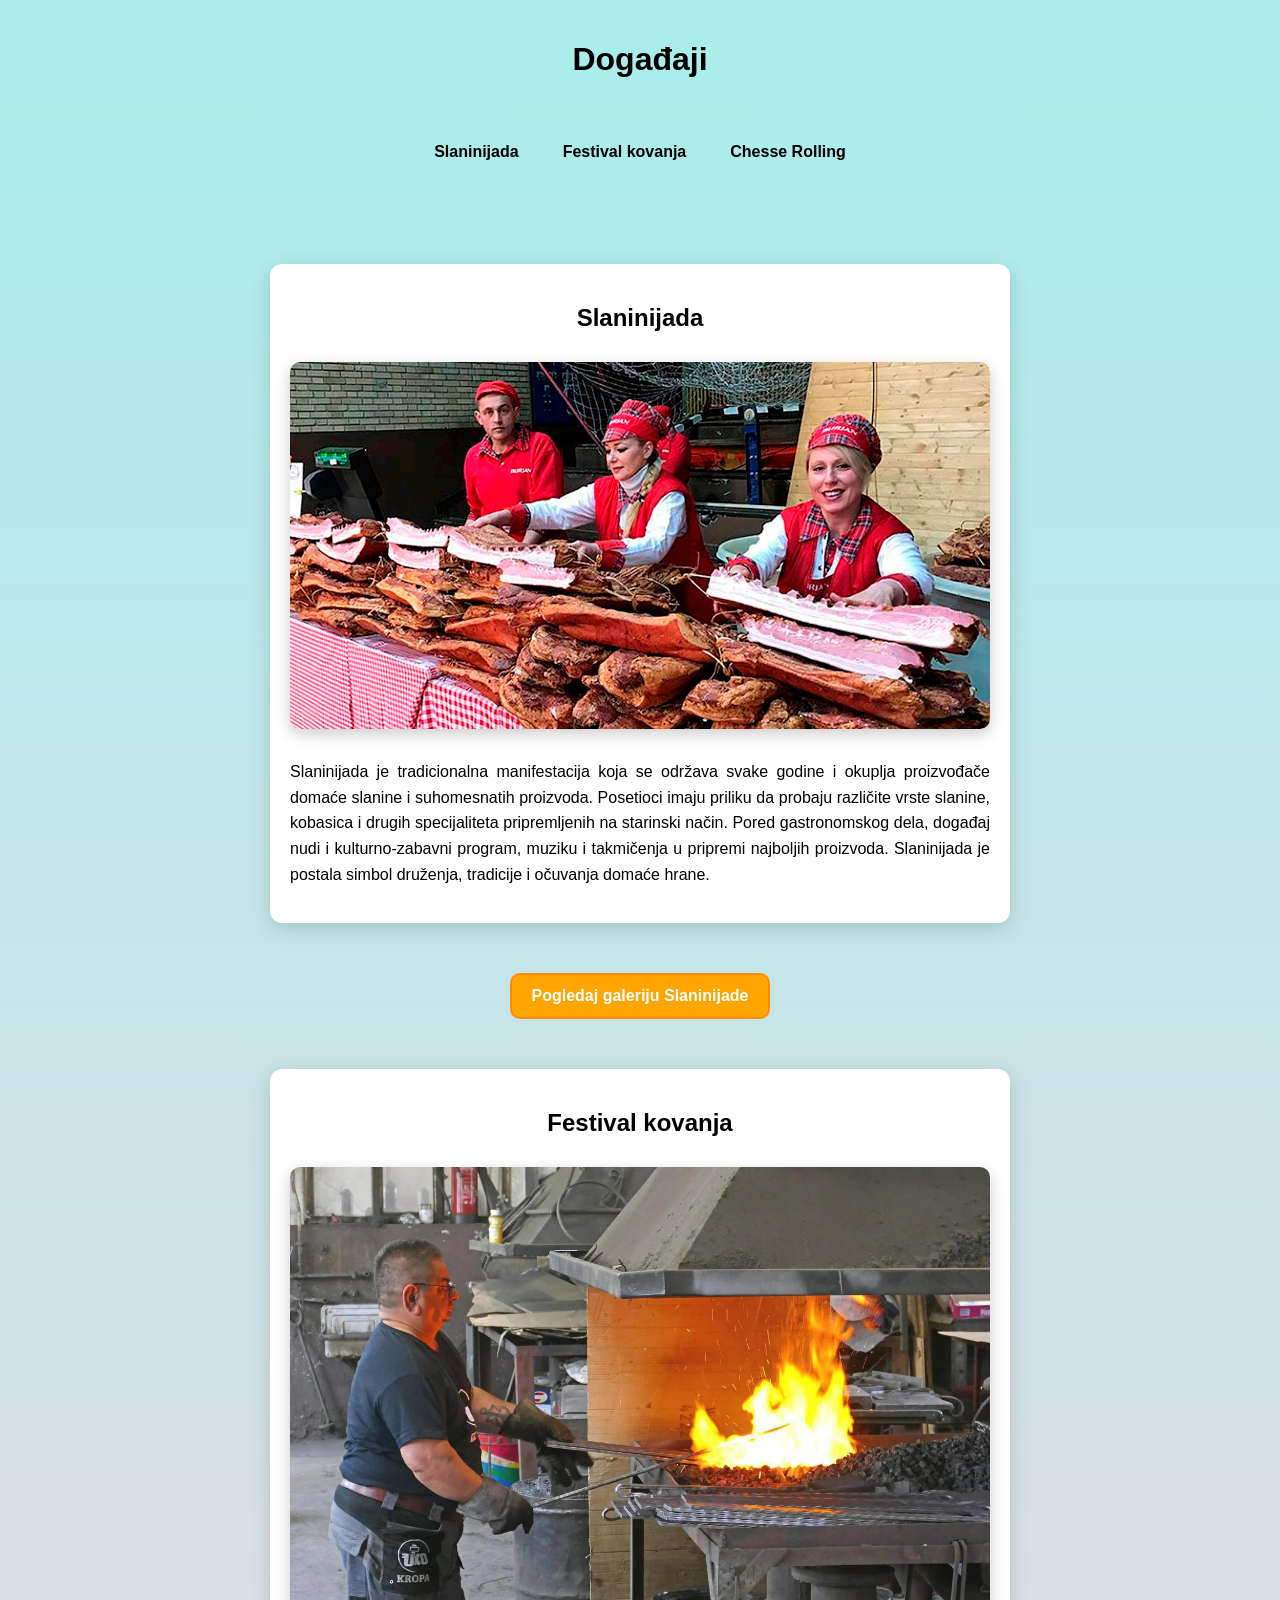
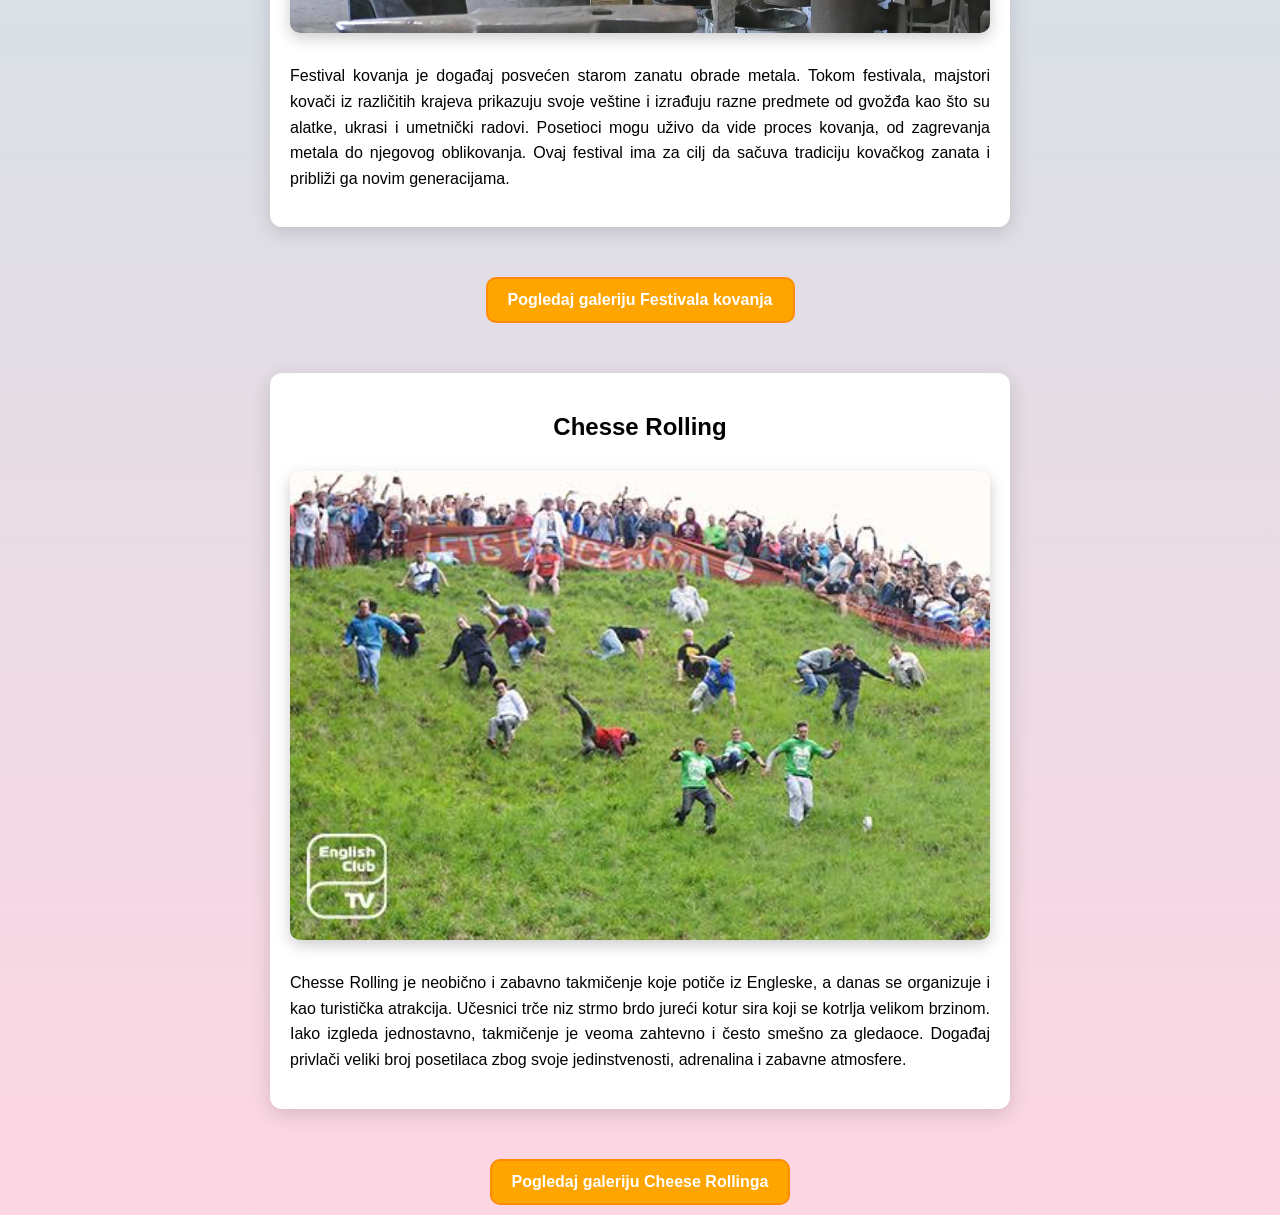
<file: index.html>
<!DOCTYPE html>
<html>
<head>
<meta charset="UTF-8">
<title>Događaji</title>
<link rel="stylesheet" href="css/index.css">

</head>

<body>

<h1>Događaji</h1>

<div class="menu">
    <a href="#slaninijada">Slaninijada</a>
    <a href="#kovanje">Festival kovanja</a>
    <a href="#chesse">Chesse Rolling</a>
</div>
<div class="glavna-galerija">
    
</div>
<div id="slaninijada" class="card">
    <h2>Slaninijada</h2>
    <img src="img/slaninijada.jpg">
    <p><p>
Slaninijada je tradicionalna manifestacija koja se održava svake godine i okuplja proizvođače domaće slanine
 i suhomesnatih proizvoda. Posetioci imaju priliku da probaju različite vrste slanine, kobasica i drugih specijaliteta 
 pripremljenih na starinski način. Pored gastronomskog dela, događaj nudi i kulturno-zabavni program, muziku i takmičenja 
 u pripremi najboljih proizvoda. Slaninijada je postala simbol druženja, tradicije i očuvanja domaće hrane.
</p></p>
</div>
 <a href="galerija.html#slaninijada" class="galerija-link">
        Pogledaj galeriju Slaninijade
    </a>
<div id="kovanje" class="card">
    <h2>Festival kovanja</h2>
    <img src="img/kovanje.jpg">
    <p><p>
Festival kovanja je događaj posvećen starom zanatu obrade metala.
 Tokom festivala, majstori kovači iz različitih krajeva prikazuju
 svoje veštine i izrađuju razne predmete od gvožđa kao što su alatke,
 ukrasi i umetnički radovi. Posetioci mogu uživo da vide proces kovanja,
 od zagrevanja metala do njegovog oblikovanja. Ovaj festival ima za cilj
 da sačuva tradiciju kovačkog zanata i približi ga novim generacijama.
</p></p>
</div>

    <a href="galerija.html#kovanje" class="galerija-link">
        Pogledaj galeriju Festivala kovanja
    </a>
<div id="chesse" class="card">
    <h2>Chesse Rolling</h2>
    <img src="img/chesse.jpg">
    <p><p>
Chesse Rolling je neobično i zabavno takmičenje koje potiče iz Engleske,
 a danas se organizuje i kao turistička atrakcija. Učesnici trče niz strmo brdo jureći
 kotur sira koji se kotrlja velikom brzinom. Iako izgleda jednostavno,
 takmičenje je veoma zahtevno i često smešno za gledaoce.
 Događaj privlači veliki broj posetilaca zbog svoje jedinstvenosti, adrenalina i zabavne atmosfere.
</p></p>
</div>
<a href="galerija.html#chesse" class="galerija-link">
        Pogledaj galeriju Cheese Rollinga
    </a>
</body>
</html>
</file>
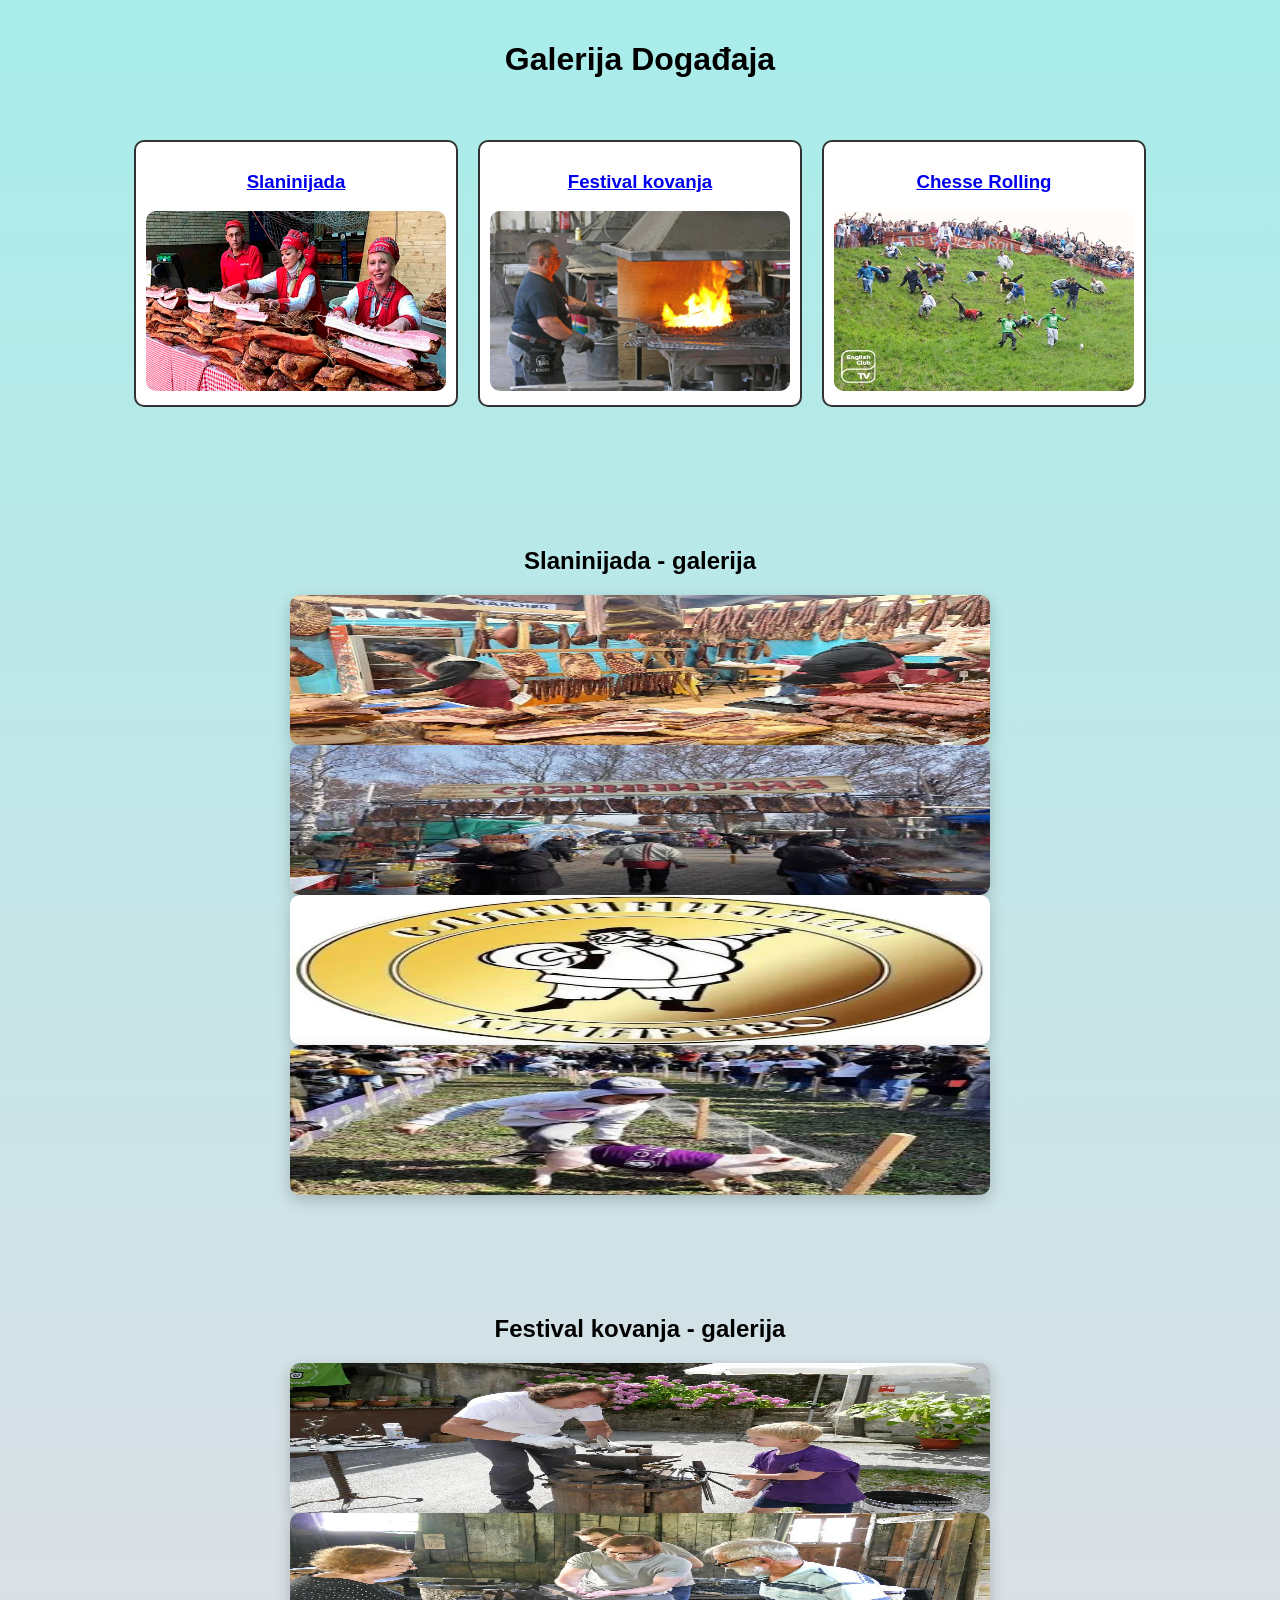
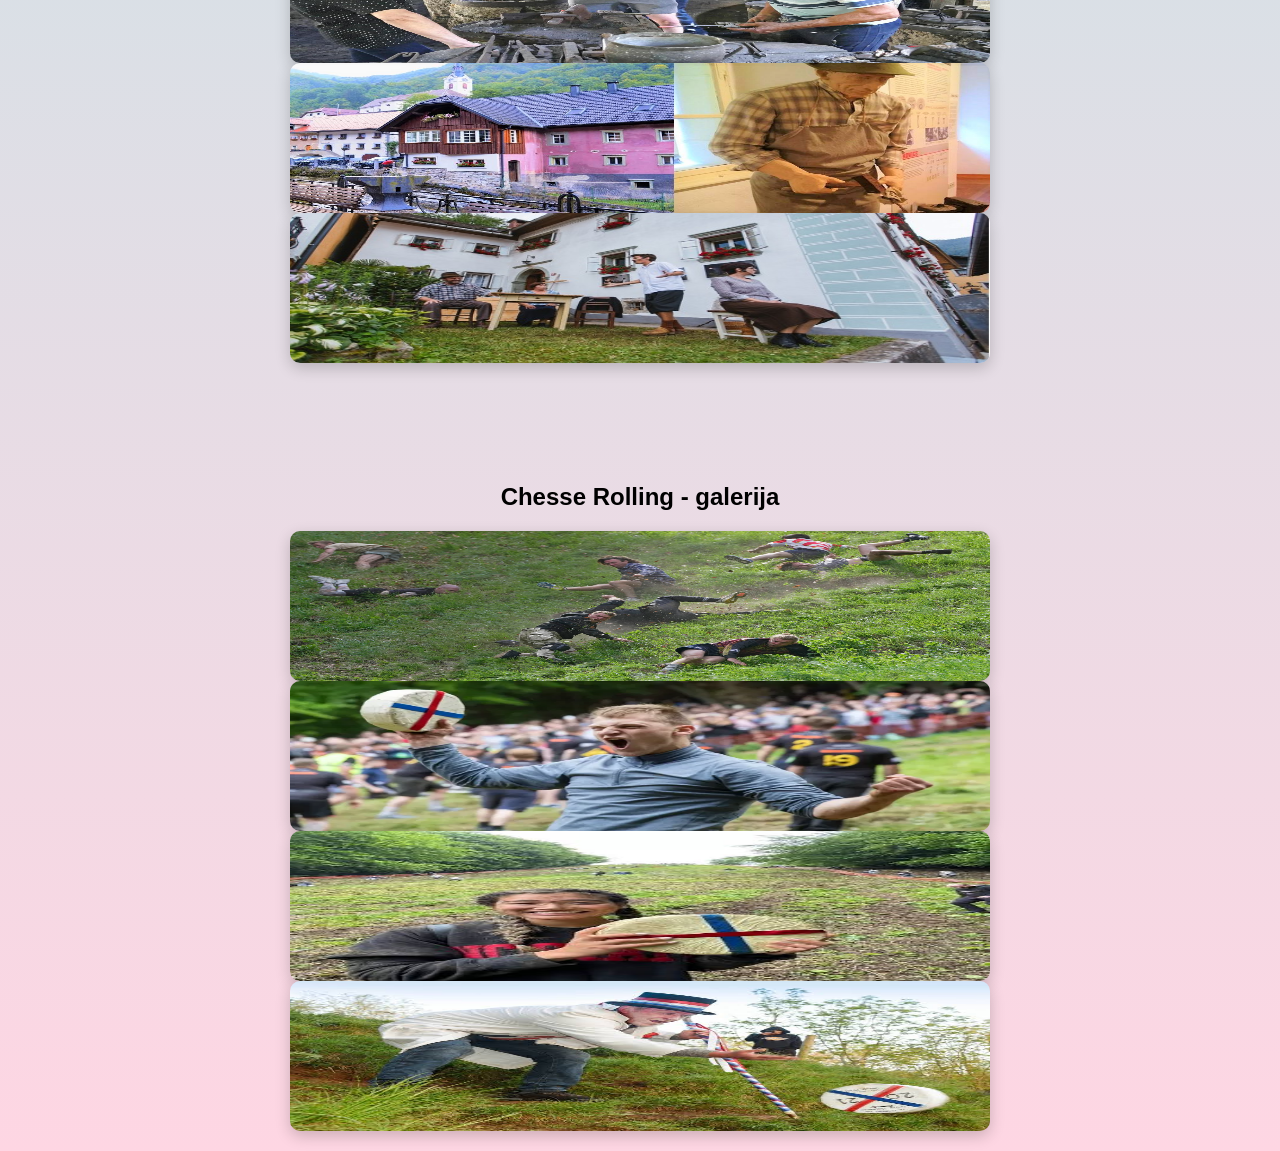
<file: Galerija.html>
<!DOCTYPE html>
<html>
<head>
<meta charset="UTF-8">
<title>Galerija Događaja</title>
<link rel="stylesheet" href="css/galerija.css">

</head>
<body>
<h1>Galerija Događaja</h1>

<div class="flex">

<a href="#slaninijada">
<div class="flex-card">
<h3>Slaninijada</h3>
<img src="img/slaninijada.jpg">
</div>
</a>

<a href="#kovanje">
<div class="flex-card">
<h3>Festival kovanja</h3>
<img src="img/kovanje.jpg">
</div>
</a>

<a href="#chesse">
<div class="flex-card">
<h3>Chesse Rolling</h3>
<img src="img/chesse.jpg">
</div>
</a>

</div>

<div id="slaninijada" class="section">
<h2>Slaninijada - galerija</h2>

<div class="grid">
<img src="img/s1.jpg">
<img src="img/s2.jpg">
<img src="img/s3.jpg">
<img src="img/s4.jpg">
</div>

</div>

<div id="kovanje" class="section">
<h2>Festival kovanja - galerija</h2>

<div class="grid">
<img src="img/k1.jpg">
<img src="img/k2.jpg">
<img src="img/k3.jpg">
<img src="img/k4.jpg">
</div>

</div>

<div id="chesse" class="section">
<h2>Chesse Rolling - galerija</h2>

<div class="grid">
<img src="img/c1.jpg">
<img src="img/c2.jpg">
<img src="img/c3.jpg">
<img src="img/c4.jpg">
</div>

</div>

</body>
</html>
</file>
<file: css/index.css>
body {
    margin: 0;
    font-family: Arial, sans-serif;
    background: linear-gradient(to bottom, #a8edea, #fed6e3);

    /* sve centrirano */
    display: flex;
    flex-direction: column;
    align-items: center;
}

/* NASLOV */
h1 {
    text-align: center;
    padding: 20px;
}

/* ===== MENI ===== */
.menu {
    display: flex;
    justify-content: center;
    gap: 20px;
    padding: 15px;
    flex-wrap: wrap;
}

.menu a {
    text-decoration: none;
    color: black;
    font-weight: bold;
    padding: 8px 12px;
    border-radius: 8px;
    transition: 0.3s;
}

.menu a:hover {
    background: black;
    color: white;
}

/* ===== GLAVNI GALERIJA LINK ===== */
.glavna-galerija {
    margin: 20px 0;
    text-align: center;
}

.galerija-link {
    display: inline-block;
    margin: 10px 0;
    padding: 12px 20px;
    background: orange;
    color: white;
    text-decoration: none;
    font-weight: bold;
    border-radius: 10px;
    border: 2px solid darkorange;
    transition: 0.3s;
}

.galerija-link:hover {
    background: darkorange;
}

/* ===== KARTICE ===== */
.card {
    width: 700px;
    max-width: 90%;
    background: white;
    margin: 40px 0;
    padding: 20px;
    border-radius: 12px;
    text-align: center;
    box-shadow: 0 5px 20px rgba(0,0,0,0.15);
}

/* SLIKE */
.card img {
    width: 100%;
    border-radius: 10px;
    margin: 10px 0;
    box-shadow: 0 5px 15px rgba(0,0,0,0.2);
}

/* TEKST */
.card p {
    text-align: justify;
    line-height: 1.6;
}

/* SMOOTH SCROLL */
html {
    scroll-behavior: smooth;
}
@media screen and (min-width: 600px) {
    body {
        background-color: lightgreen;
    }

    .container-grid {
        display: grid;
        grid-template-columns:
		repeat(2,1fr);
        row-gap: 10px;
        width: 600px;
        border: 2px solid #50C878;
    }
}
</file>
<file: css/galerija.css>
body {
    margin: 0;
    font-family: Arial, sans-serif;
    background: linear-gradient(to bottom, #a8edea, #fed6e3);
}

h1 {
    text-align: center;
    padding: 20px;
}

.flex {
    display: flex;
    justify-content: center;
    gap: 20px;
    flex-wrap: wrap;
    padding: 20px;
}

.flex-card {
    width: 300px;
    text-align: center;
    border: 2px solid #333;
    border-radius: 10px;
    padding: 10px;
    background: white;
    cursor: pointer;
}

.flex-card img {
    width: 100%;
    height: 180px;
    border-radius: 10px;
}

.section {
    text-align: center;
    margin-top: 120px;
}

.grid {
    display: grid;
    grid-template-columns:1fr
    gap: 15px;
    max-width: 700px;
    margin: 20px auto;
}

.grid img {
    width: 100%;
    height: 150px;
    border-radius: 10px;
    box-shadow: 0 5px 15px rgba(0, 0, 0, 0.2);
}
@media screen and (min-width: 600px) {
    body {
        background-color: lightgreen;
    }

    .container-grid {
        display: grid;
        grid-template-columns:
		repeat(2,1fr);
        row-gap: 10px;
        width: 600px;
        border: 2px solid #50C878;
    }
}
</file>
